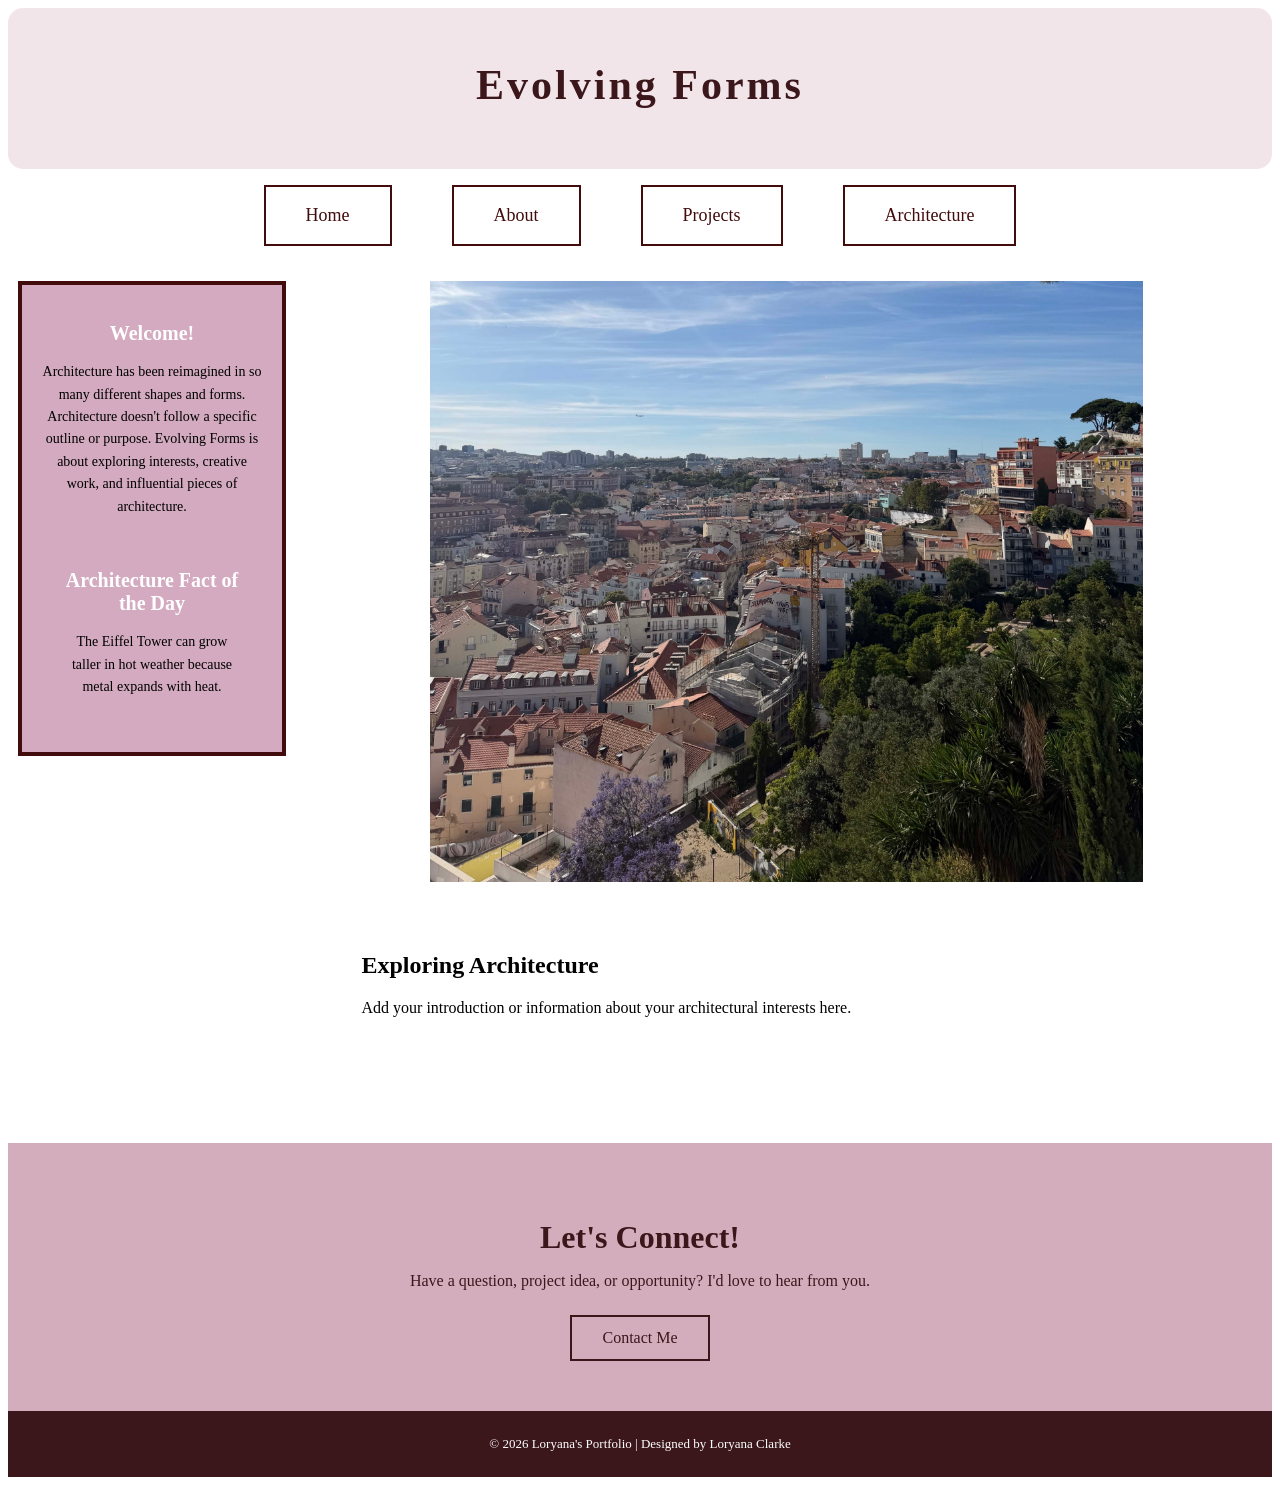
<file: index.html>
<!DOCTYPE html>
<html lang="en">

<head>
  <title>Loryana's Portfolio</title>
  <link rel="stylesheet" href="style.css">
  <meta charset="utf-8">
</head> 

<body>
  <div id="wrapper">
    <header>
  <h1>Evolving Forms</h1>
</header>

<nav>
  <ul>
    <li><a href="website.html">Home</a></li>
    <li><a href="about.html">About</a></li>
    <li><a href="projects.html">Projects</a></li>
    <li><a href="architecture.html">Architecture</a></li>
  </ul>
</nav>
<main>
  <aside>
    <h2>Welcome!</h2>
    <p>
      Architecture has been reimagined in so many different shapes and forms. Architecture doesn't follow a specific outline or purpose. Evolving Forms is about exploring interests, creative work, and influential pieces of architecture.  
    </p>
    <section>
      <h2>Architecture Fact of the Day</h2>
      <p id="daily-fact"></p>
    </section>
  </aside>

    <div class="main-content">

    <div class="featured-image">
      <img src="portugal.jpg" alt="Portugal architecture">
    </div>

    <section class="intro-text">
      <h2>Exploring Architecture</h2>
      <p>
        Add your introduction or information about your architectural interests here.
      </p>
    </section>

</main>
</div>
<script src="script.js"></script>
</body>

<footer>
  <div class="contact-section">
    <h2>Let's Connect!</h2>
    <p>
      Have a question, project idea, or opportunity?
      I'd love to hear from you.
    </p>

    <a href="mailto:loryanaclarke@gmail.com" class="contact-button">
      Contact Me
    </a>
  </div>

  <div class="footer-bottom">
    <p>© 2026 Loryana's Portfolio | Designed by Loryana Clarke</p>
  </div>
</footer>

</html>
</file>
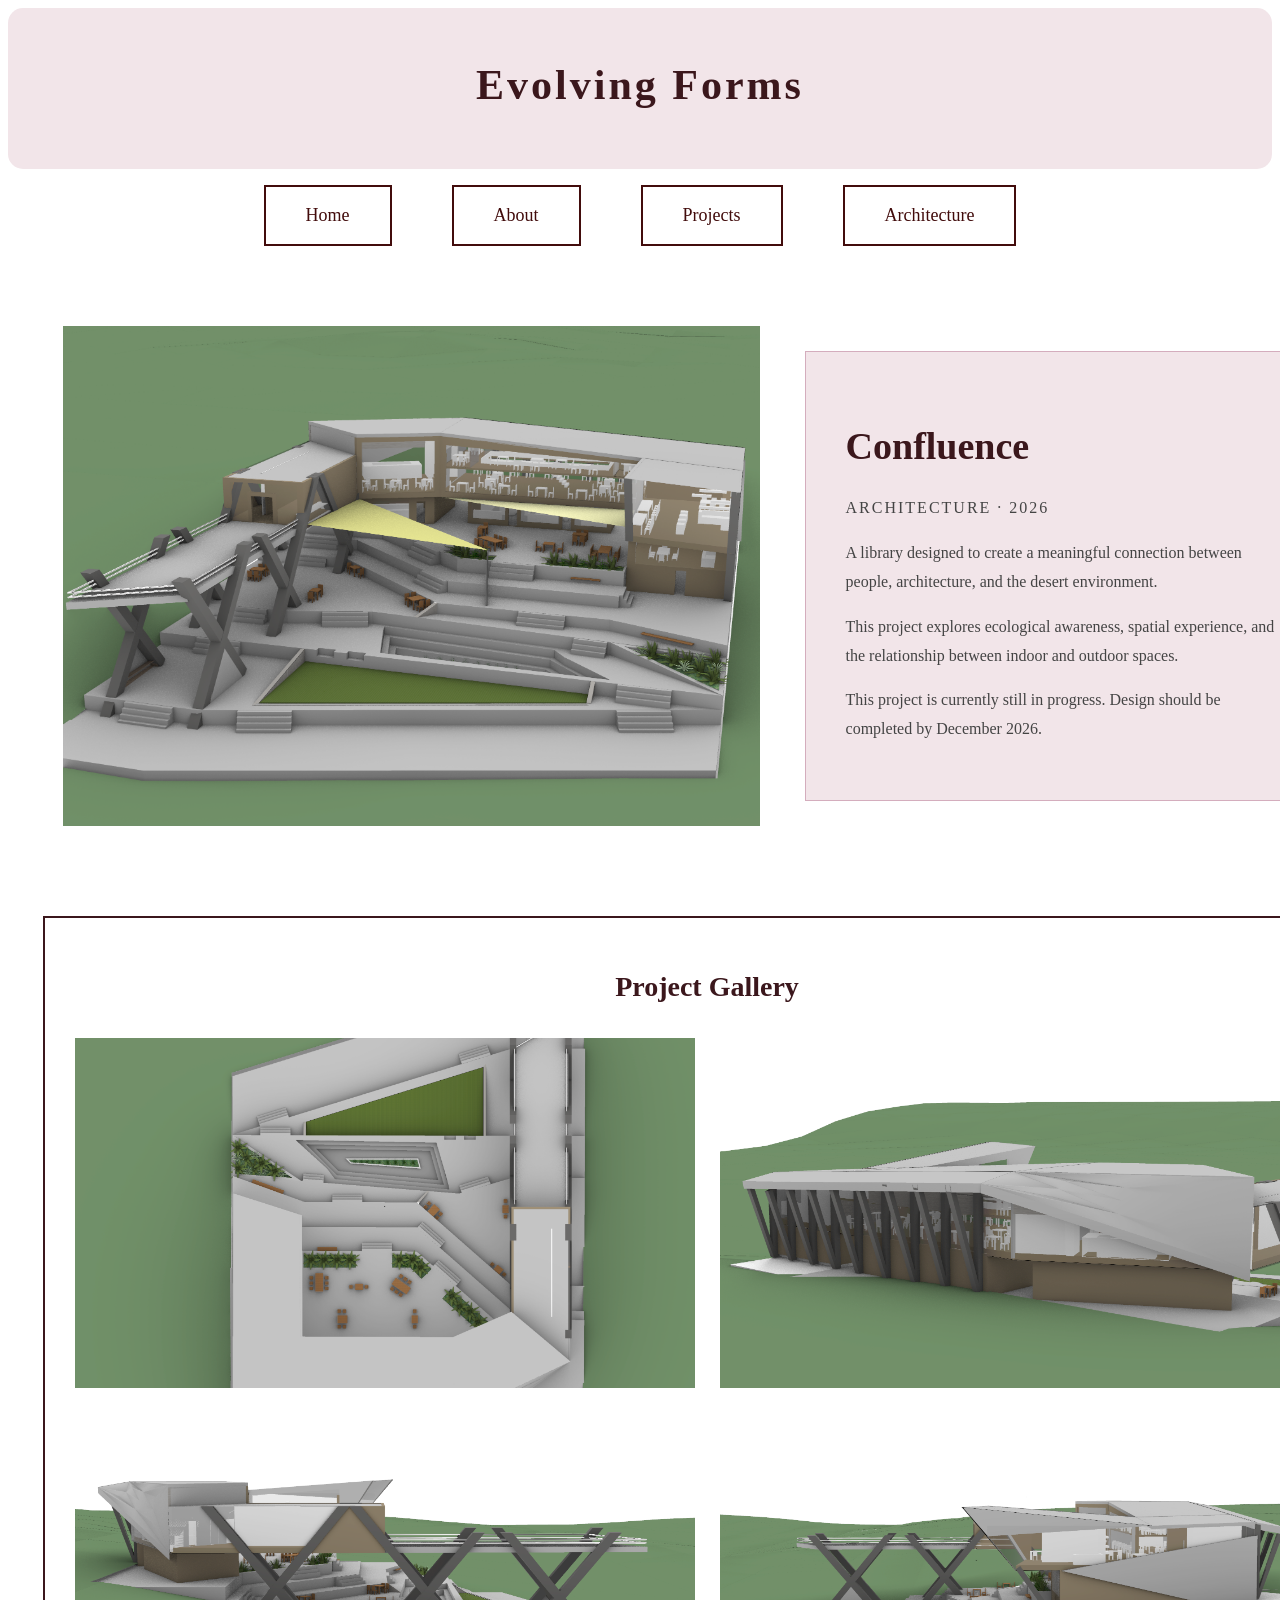
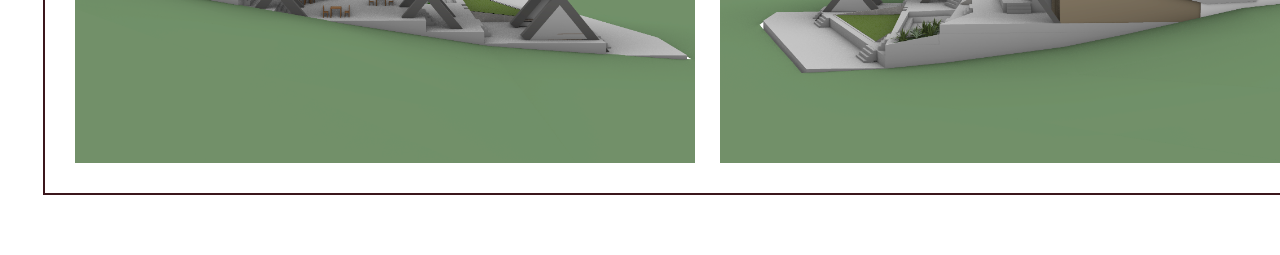
<file: library.html>
<!DOCTYPE html>
<html lang="en">

<head>
  <title>Loryana's Portfolio</title>
  <link rel="stylesheet" href="style.css">
  <meta charset="utf-8">
</head> 

<body>
  <div id="wrapper">
    <header>
  <h1>Evolving Forms</h1>
</header>

<nav>
  <ul>
    <li><a href="website.html">Home</a></li>
    <li><a href="about.html">About</a></li>
    <li><a href="projects.html">Projects</a></li>
    <li><a href="architecture.html">Architecture</a></li>
  </ul>
</nav>


<main class="project-detail">

  

  <section class="project-hero">

    <div class="hero-image">
      <img src="south view with landscape copy.png"
           alt="Library in the Desert">
    </div>

    <div class="hero-description">

      <h1>Confluence</h1>
      <p class="project-label">ARCHITECTURE · 2026</p>

      <p>
        A library designed to create a meaningful connection
        between people, architecture, and the desert environment.
      </p>

      <p>
        This project explores ecological awareness, spatial
        experience, and the relationship between indoor and
        outdoor spaces.
      </p>

      <p> This project is currently still in progress. Design should be completed by December 2026.</p>

    </div>

  </section>


 

 <section class="project-gallery">

    <h2>Project Gallery</h2>

    <div class="gallery-grid">

      <img src="landscape copy.png"
           alt="Landscape view of the library">

      <img src="front callout wall section copy.png"
           alt="Library building section">

      <img src="side iew copy.png"
           alt="Library interior">

      <img src="other sidew copy.png"
           alt="Library site design">

    </div>

  </section>

</main>
</file>
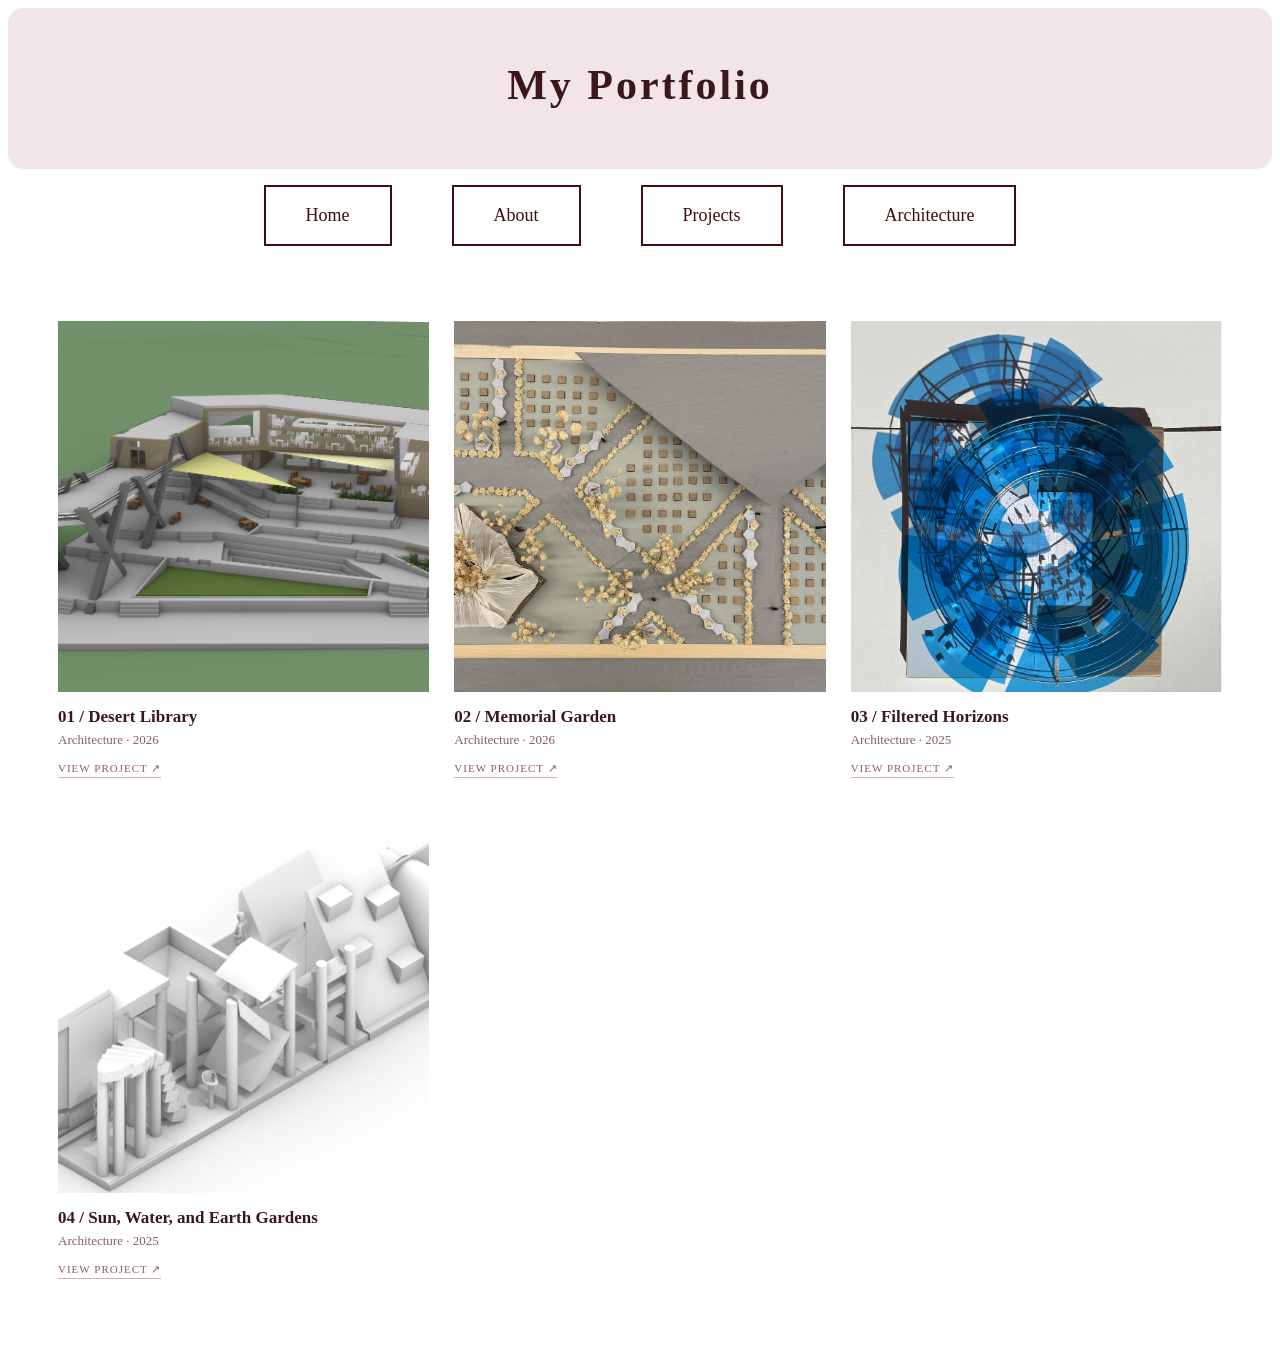
<file: projects.html>
<!DOCTYPE html>
<html lang="en">

<head>
  <title>Loryana's Portfolio</title>
  <link rel="stylesheet" href="style.css">
  <meta charset="utf-8">
</head> 

<body>
  <div id="wrapper">
    <header>
      <h1>My Portfolio</h1>
</header>

<nav>
  <ul>
    <li><a href="website.html">Home</a></li>
    <li><a href="about.html">About</a></li>
    <li><a href="projects.html">Projects</a></li>
    <li><a href="architecture.html">Architecture</a></li>
  </ul>
</nav>

<main class="projects-page">

  <section class="project-grid">

    <a href="library.html" class="project-card">
      <img src="south view with landscape copy.png" alt="Desert Library">
      <h2>01 / Desert Library</h2>
      <p>Architecture · 2026</p>
      <span>VIEW PROJECT ↗</span>
    </a>

    <a href="memorial.html" class="project-card">
      <img src="top down copy.png" alt="Memorial Garden">
      <h2>02 / Memorial Garden</h2>
      <p>Architecture · 2026</p>
      <span>VIEW PROJECT ↗</span>
    </a>

    <a href="shade.html" class="project-card">
      <img src="model.png" alt="Shade Structure">
      <h2>03 / Filtered Horizons</h2>
      <p>Architecture · 2025</p>
      <span>VIEW PROJECT ↗</span>
    </a>

    <a href="garden.html" class="project-card">
      <img src="all 3 gardens copy.png" alt="Sun, Water, and Earth Gardens">
      <h2>04 / Sun, Water, and Earth Gardens</h2>
      <p>Architecture · 2025</p>
      <span>VIEW PROJECT ↗</span>
    </a>


  </section>

</main>


  </div>
</body>
</html>
</file>
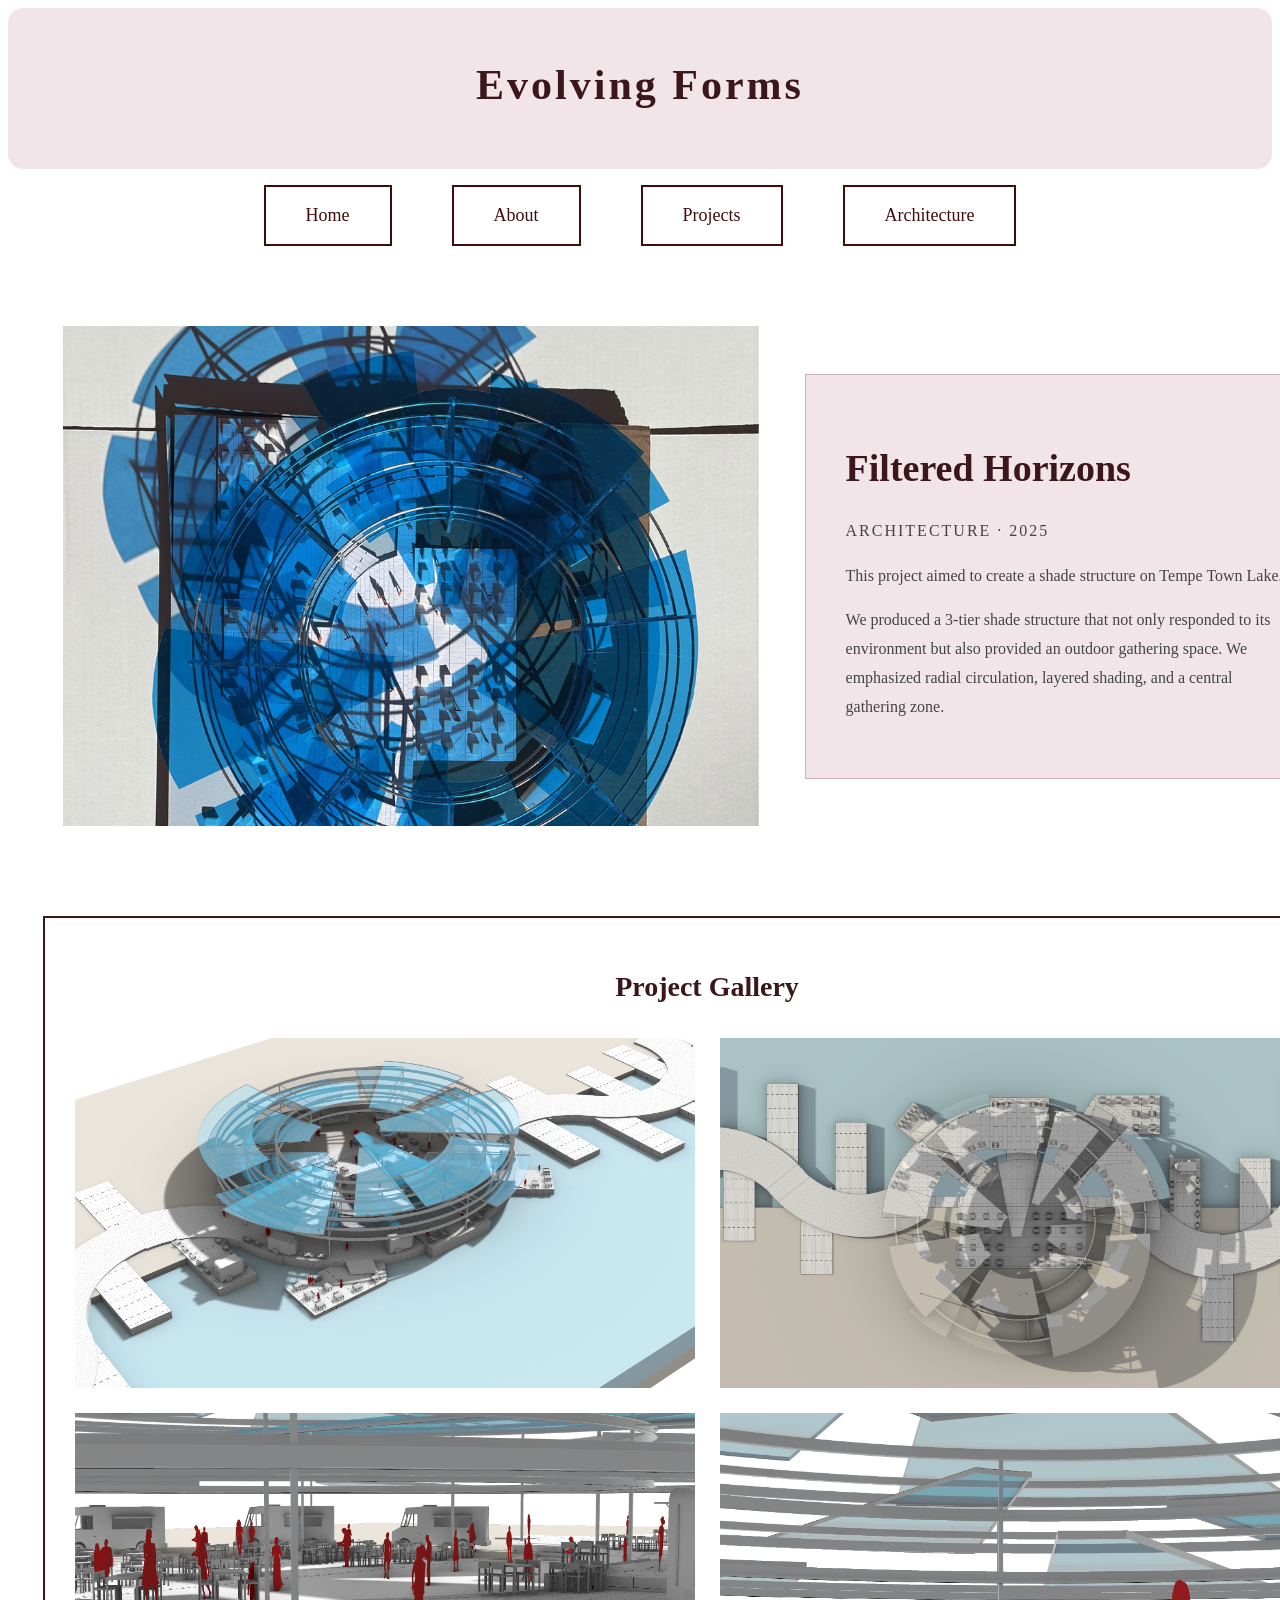
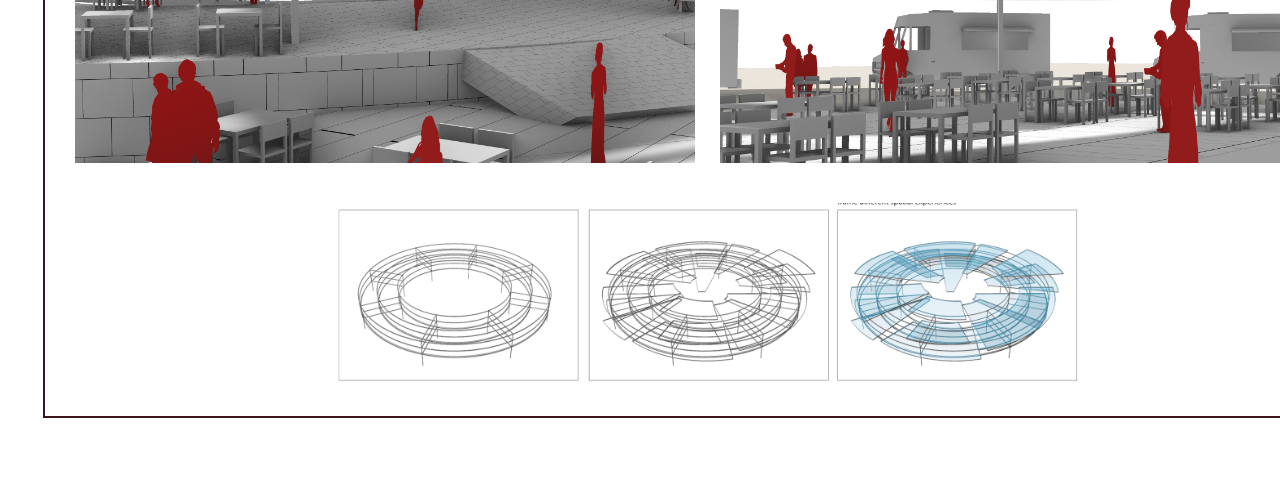
<file: shade.html>
<!DOCTYPE html>
<html lang="en">

<head>
  <title>Loryana's Portfolio</title>
  <link rel="stylesheet" href="style.css">
  <meta charset="utf-8">
</head> 

<body>
  <div id="wrapper">
    <header>
  <h1>Evolving Forms</h1>
</header>

<nav>
  <ul>
    <li><a href="website.html">Home</a></li>
    <li><a href="about.html">About</a></li>
    <li><a href="projects.html">Projects</a></li>
    <li><a href="architecture.html">Architecture</a></li>
  </ul>
</nav>


<main class="project-detail">

  

  <section class="project-hero">

    <div class="hero-image">
      <img src="model.png"
           alt="Filtered Horizons">
    </div>

    <div class="hero-description">

      <h1>Filtered Horizons</h1>
      <p class="project-label">ARCHITECTURE · 2025</p>

      <p>
        This project aimed to create a shade structure on Tempe Town Lake.
      </p>

      <p>
        We produced a 3-tier shade structure that not only responded to its environment but also provided an outdoor gathering space. We emphasized radial circulation, layered shading, and a central gathering zone.
      </p>

    </div>

  </section>


 

 <section class="project-gallery">

    <h2>Project Gallery</h2>

    <div class="gallery-grid">

      <img src="filtered horizons.png"
           alt="Filtered Horizons">

      <img src="06:21 6pm copy.png"
           alt="Filtered Horizons">

      <img src="perspective view copy.png"
           alt="Filtered Horizons perspective view">

      <img src="perspective 2 copy.png"
           alt="Filtered Horizons perspective view">

    <div class="gallery-bottom-image">
    <img src="Canva - download (1) copy.png" alt="Final project image">
  </div>
    </div>

  </section>
 


</main>
</file>
<file: style.css>
header {
  background-color: #f2e5e9;
  padding: 25px;
  text-align: center;
  border-radius: 15px;
}

header h1 {
  color: #3b171c;
  font-family: Georgia, serif;
  letter-spacing: 3px;
}

h1 {
  text-align: center;
  color: #420c0c;
  font-size: 42px;
  margin-bottom: 35px;
}

nav ul {
  list-style-type: none;
  display: flex;
  justify-content: center;
  gap: 60px;
  padding: 0;
}

nav ul li a {
  display: inline-block;
  border: 2px solid #420c0c;
  padding: 18px 40px;
  text-decoration: none;
  color: #420c0c;
  font-size: 18px;
}

nav ul li a:hover {
  background-color: #d3aabf;
  color: white;
}
main {
  display: flex;
  gap: 30px;
  margin-top: 40px;
}

aside {
  width: 200px;
  padding: 20px;
  background-color: #d3aabf;
  border: 4px solid #420c0c;
  position: sticky;
  top: 20px;
  width: 220px;
  flex-shrink: 0;
}
aside h2 {
  font-size: 20px;
  color: #ffff;
  text-align: center;
}

aside p {
  font-size: 14px;
  line-height: 1.6;
  text-align: center;
}

section {
  flex: 1;
  padding: 20px;
}
.featured-image {
  flex: 1;
}

.featured-image img {
  width: 100%;
  height: 100%;
  object-fit: cover;
  display: block;
}

main {
  display: flex;
  align-items: flex-start;
  gap: 25px;
  margin: 35px 10px;
}


.main-content {
  flex: 1;
  min-width: 0;
}

.featured-image {
  display: flex;
  justify-content: center;
  width: 100%;
}

.featured-image img {
  width: 75%;
  max-width: 850px;
  height: auto;
  display: block;
}

.intro-text {
  margin: 30px auto;
  max-width: 850px;
}

footer {
  margin-top: 60px;
  background-color: #d4adbd;
  color: #3b171c;
  text-align: center;
}

.contact-section {
  padding: 50px 20px;
}

.contact-section h2 {
  font-size: 32px;
  margin-bottom: 15px;
}

.contact-section p {
  font-size: 16px;
  margin-bottom: 25px;
}

.contact-button {
  display: inline-block;
  padding: 12px 30px;
  border: 2px solid #3b171c;
  color: #3b171c;
  text-decoration: none;
  font-size: 16px;
}

.contact-button:hover {
  background-color: #3b171c;
  color: white;
}

.footer-bottom {
  background-color: #3b171c;
  color: white;
  padding: 12px;
  font-size: 13px;
}





.about-layout {
  display: flex;
  justify-content: center;
  align-items: flex-start;
  gap: 30px;
  max-width: 1500px;
  margin: 45px auto;
  padding: 0 25px;
}


.about-sidebar {
  width: 220px;
  flex-shrink: 0;
  background-color: #d4adbd;
  border: 2px solid #3b171c;
  padding: 12px;
  display: flex;
  flex-direction: column;
  gap: 18px;
}


.about-sidebar img {
  width: 100%;
  height: 260px;
  object-fit: cover;
  display: block;
}


.about-content {
  flex: 1;
  min-width: 0;
  text-align: center;
}

/* Mobile Layout */
@media (max-width: 850px) {
  .about-layout {
    flex-wrap: wrap;
  }

  .about-content {
    order: -1;
    flex-basis: 100%;
  }

  .about-sidebar {
    flex: 1;
    width: auto;
  }
}


.about-content {
  flex: 1;
  max-width: 850px;
}

.about-intro {
  margin-bottom: 45px;
}

.section-label {
  color: #8b596a;
  letter-spacing: 3px;
  font-size: 13px;
  font-weight: bold;
}

.about-intro h1 {
  font-size: 48px;
  color: #3b171c;
  margin: 10px 0;
  text-align: left;
}

.about-intro h2 {
  font-size: 20px;
  font-weight: normal;
  margin-bottom: 20px;
}

.about-content p {
  line-height: 1.8;
  font-size: 16px;
}

.about-section {
  border-top: 1px solid #d4adbd;
  padding: 20px 0;
}

.about-section h2 {
  color: #3b171c;
  font-size: 24px;
}

@media (max-width: 1000px) {
  .about-layout {
    flex-wrap: wrap;
    justify-content: center;
  }

  .about-content {
    order: -1;
    flex-basis: 100%;
  }

  .about-sidebar {
    position: static;
    flex: 1;
    max-width: 260px;
  }
}
@media (max-width: 700px) {
  .about-layout {
    flex-direction: column;
  }

  .about-sidebar {
  width: 100%;
  max-width: 280px;
  position: sticky;
  top: 20px;
  align-self: flex-start;
  }

  .about-content {
    width: 100%;
  }

  .about-intro h1 {
    font-size: 36px;
  }
}
.about-content h1,
.about-content h2,
.about-content p {
  text-align: center;
}



/* PROJECTS PAGE */

.projects-page {
  max-width: 1250px;
  margin: 55px auto;
  padding: 0 30px;
}

/* Heading */

.projects-heading {
  text-align: center;
  margin-bottom: 55px;
}

.projects-heading h1 {
  color: #3b171c;
  font-size: 38px;
  letter-spacing: 3px;
}

.projects-heading p {
  color: #8b596a;
  font-size: 15px;
  letter-spacing: 1px;
}

/* Project Grid */

.project-grid {
  display: grid;
  grid-template-columns: repeat(3, 1fr);
  gap: 45px 25px;
}

/* Project Cards */

.project-card {
  display: block;
  text-decoration: none;
  color: #3b171c;
}

.project-card img {
  width: 100%;
  aspect-ratio: 1 / 1;
  object-fit: cover;
  display: block;
  transition: transform 0.3s ease;
}

.project-card:hover img {
  transform: scale(1.03);
}

.project-card h2 {
  font-size: 17px;
  margin: 15px 0 5px;
  color: #3b171c;
}

.project-card p {
  font-size: 13px;
  color: #8b596a;
  margin: 5px 0 10px;
}

.project-card span {
  font-size: 11px;
  letter-spacing: 1px;
  color: #8b596a;
  border-bottom: 1px solid #d4adbd;
  padding-bottom: 3px;
}

.project-card:hover span {
  color: #3b171c;
  border-color: #3b171c;
}


@media (max-width: 800px) {
  .project-grid {
    grid-template-columns: repeat(2, 1fr);
  }
}

@media (max-width: 500px) {
  .project-grid {
    grid-template-columns: 1fr;
  }
}

.project-detail {
  max-width: 1350px;
  margin: 60px auto;
  padding: 0 35px;
}

.project-hero {
  display: flex;
  align-items: center;
  gap: 50px;
  margin-bottom: 80px;
}

.hero-image {
  flex: 1.3;
  min-width: 0;
}

.hero-image img {
  width: 100%;
  height: 550px;
  object-fit: cover;
  display: block;
}

.hero-description {
  flex: 1;
  min-width: 0;
}

.project-label {
  color: #8b596a;
  font-size: 12px;
  letter-spacing: 2px;
}

.hero-description h1 {
  color: #3b171c;
  font-size: 38px;
  line-height: 1.2;
  margin-bottom: 25px;
  text-align: left;
}

.hero-description p {
  color: #444;
  font-size: 16px;
  line-height: 1.8;
}

.project-gallery h2 {
  color: #3b171c;
  text-align: center;
  font-size: 28px;
  margin-bottom: 35px;
}

.gallery-grid {
  display: grid;
  grid-template-columns: repeat(2, 1fr);
  gap: 25px;
}

.gallery-grid img {
  width: 100%;
  height: 350px;
  object-fit: cover;
  display: block;
}


@media (max-width: 800px) {
  .project-hero {
    flex-direction: column;
    align-items: stretch;
    gap: 25px;
  }

  .hero-image img {
    height: auto;
    max-height: 500px;
  }

  .gallery-grid {
    grid-template-columns: 1fr;
  }
}

.project-detail {
  display: block;
  width: 100%;
  max-width: 1350px;
  margin: 60px auto;
  padding: 0 35px;
}

.project-hero {
  display: grid;
  grid-template-columns: 1.2fr 0.9fr;
  align-items: center;
  gap: 45px;
  margin-bottom: 70px;
  width: 100%;
}

.hero-image img {
  width: 100%;
  height: 500px;
  object-fit: cover;
  display: block;
}

.hero-description {
  text-align: left;
}

.project-gallery {
  display: block;
  clear: both;
  width: 100%;
  margin-top: 50px;
}

.gallery-grid {
  display: grid;
  grid-template-columns: repeat(2, 1fr);
  gap: 25px;
}

.gallery-grid img {
  width: 100%;
  height: 350px;
  object-fit: cover;
  display: block;
}

.gallery-bottom-image {
  grid-column: 1 / -1;
  width: 85%;
  max-width: 750px;
  justify-self: center;
  margin-top: 15px;
}

.gallery-bottom-image img {
  width: 100%;
  height: auto;
  object-fit: contain;
  display: block;
}


.project-gallery {
  border: 2px solid #3b171c;
  padding: 30px;
  margin-top: 50px;
  margin-bottom: 50px;
}

.hero-description {
  background-color: #f2e5e9;
  border: 1.5px solid #d4adbd;
  padding: 40px;
  box-sizing: border-box;
}
.architecture-page {
  max-width: 1300px;
  margin: 50px auto;
  padding: 0 30px;
  color: #3b171c;
}

.architecture-intro {
  text-align: center;
  margin-bottom: 90px;
}

.architecture-eyebrow {
  color: #8b596a;
  font-size: 12px;
  letter-spacing: 2px;
  font-weight: bold;
}

.architecture-intro h1 {
  font-size: 46px;
  color: #3b171c;
  margin: 20px 0;
}

.intro-description {
  max-width: 650px;
  margin: 0 auto 35px;
  line-height: 1.8;
  color: #555;
}

.architecture-intro > img {
  width: 100%;
  height: 480px;
  object-fit: cover;
  display: block;
}

.section-heading {
  text-align: center;
  margin-bottom: 40px;
}

.section-heading h2 {
  color: #3b171c;
  font-size: 32px;
  margin: 12px 0;
}

.section-heading > p:last-child {
  color: #666;
  line-height: 1.7;
}

.style-section {
  margin-bottom: 100px;
}

.style-grid {
  display: grid;
  grid-template-columns: repeat(3, 1fr);
  gap: 35px 25px;
}

.style-card {
  text-decoration: none;
  color: #3b171c;
  display: block;
}

.style-card img {
  width: 100%;
  aspect-ratio: 4 / 3;
  object-fit: cover;
  display: block;
  transition: transform 0.3s ease;
}

.style-card:hover img {
  transform: scale(1.025);
}

.style-card h3 {
  font-size: 21px;
  margin: 15px 0 5px;
}

.style-card p {
  font-size: 14px;
  color: #8b596a;
  margin: 5px 0 12px;
}

.style-card span {
  font-size: 11px;
  letter-spacing: 1px;
  border-bottom: 1px solid #d4adbd;
  padding-bottom: 4px;
}


.style-details {
  margin-bottom: 100px;
}

.detail-item {
  display: grid;
  grid-template-columns: 1fr 1fr;
  align-items: center;
  gap: 45px;
  padding: 40px;
  margin-bottom: 30px;
  background-color: #f2e5e9;
  border: 1px solid #d4adbd;
  scroll-margin-top: 30px;
}

.detail-item:nth-child(even) img {
  order: 2;
}

.detail-item img {
  width: 100%;
  height: 350px;
  object-fit: cover;
}

.detail-item h2 {
  font-size: 29px;
  color: #3b171c;
}

.detail-item p {
  line-height: 1.8;
  color: #444;
}

.history-section {
  margin-bottom: 100px;
}

.history-grid {
  display: grid;
  grid-template-columns: repeat(5, 1fr);
  gap: 18px;
}

.history-grid article img {
  width: 100%;
  height: 180px;
  object-fit: cover;
}

.history-grid h3 {
  color: #3b171c;
  font-size: 17px;
}

.history-grid p {
  font-size: 14px;
  line-height: 1.7;
  color: #555;
}

.experience-section {
  margin-bottom: 100px;
}

.experience-grid {
  display: grid;
  grid-template-columns: repeat(3, 1fr);
  gap: 25px;
}

.experience-grid img {
  width: 100%;
  height: 260px;
  object-fit: cover;
}

.experience-grid h3 {
  color: #3b171c;
  font-size: 21px;
}

.experience-grid p {
  line-height: 1.7;
  color: #555;
}



@media (max-width: 900px) {
  .style-grid {
    grid-template-columns: repeat(2, 1fr);
  }

  .history-grid {
    grid-template-columns: repeat(2, 1fr);
  }

  .detail-item {
    grid-template-columns: 1fr;
  }

  .detail-item:nth-child(even) img {
    order: 0;
  }
}

@media (max-width: 600px) {
  .architecture-intro h1 {
    font-size: 34px;
  }

  .architecture-intro > img {
    height: 280px;
  }

  .style-grid,
  .history-grid,
  .experience-grid,
  .video-grid {
    grid-template-columns: 1fr;
  }

  .detail-item {
    padding: 20px;
  }

  .detail-item img {
    height: 250px;
  }

  .video-section {
    padding: 20px;
  }
}









main.architecture-page {
  display: block !important;
  width: 100%;
  max-width: 1300px;
  margin: 50px auto;
  padding: 0 30px;
  box-sizing: border-box;
}



.architecture-page > section {
  display: block;
  width: 100%;
  margin-bottom: 90px;
}
</file>
